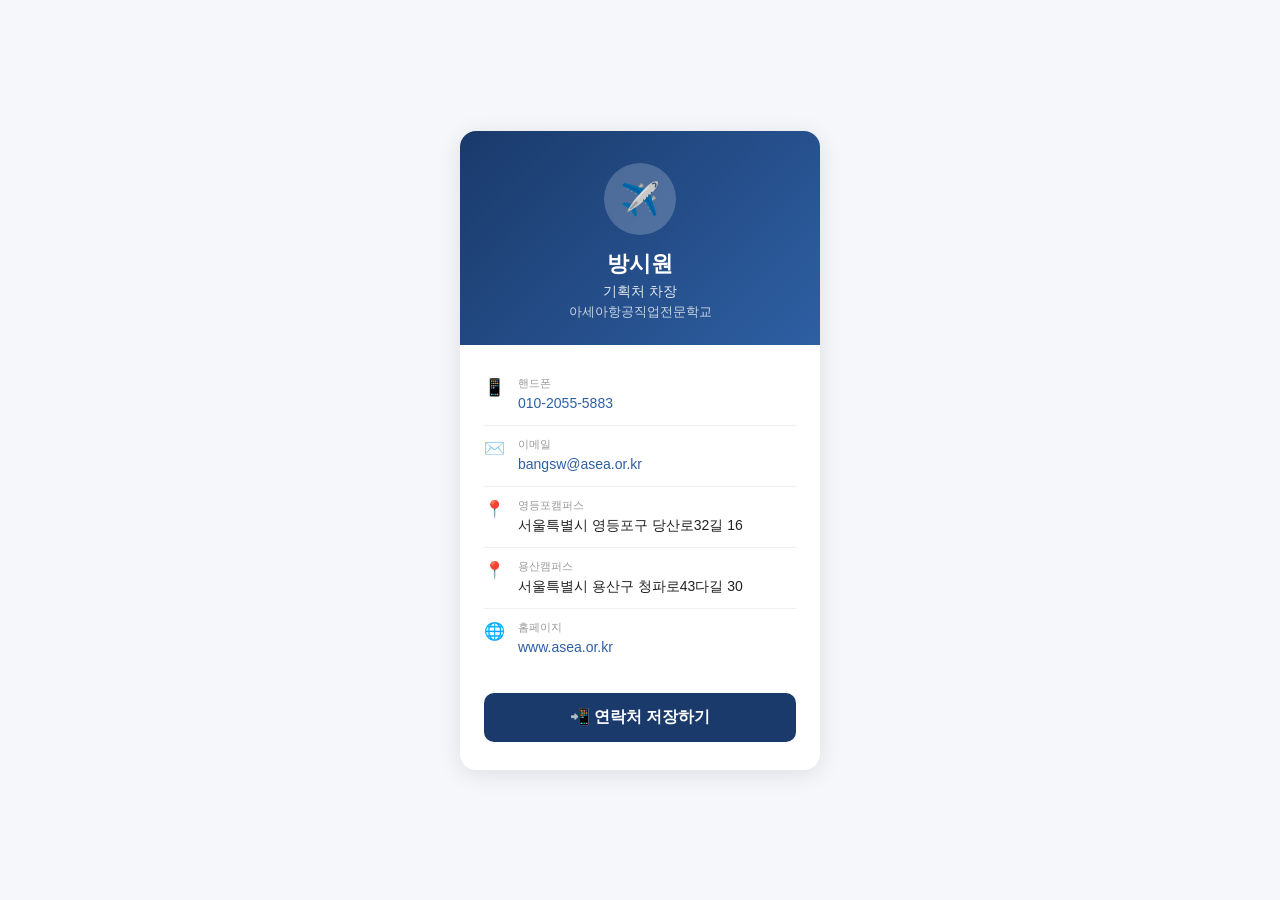
<file: index.html>
<!DOCTYPE html>
<html lang="ko">
<head>
<meta charset="UTF-8">
<meta name="viewport" content="width=device-width, initial-scale=1.0">
<title>방시원 기획차장 | 아세아항공직업전문학교</title>
<style>
  * { margin: 0; padding: 0; box-sizing: border-box; }
  body {
    font-family: -apple-system, BlinkMacSystemFont, 'Apple SD Gothic Neo', 'Noto Sans KR', sans-serif;
    background: #f5f7fa;
    display: flex; justify-content: center; align-items: center;
    min-height: 100vh;
  }
  .card {
    background: #fff;
    border-radius: 16px;
    box-shadow: 0 4px 24px rgba(0,0,0,0.10);
    max-width: 360px;
    width: 92vw;
    overflow: hidden;
  }
  .header {
    background: linear-gradient(135deg, #1a3a6b 0%, #2e5fa3 100%);
    color: #fff;
    padding: 32px 24px 24px;
    text-align: center;
  }
  .avatar {
    width: 72px; height: 72px; border-radius: 50%;
    background: rgba(255,255,255,0.2);
    display: flex; align-items: center; justify-content: center;
    font-size: 32px; margin: 0 auto 14px;
  }
  .name { font-size: 22px; font-weight: 700; margin-bottom: 4px; }
  .title { font-size: 14px; opacity: 0.85; margin-bottom: 2px; }
  .org { font-size: 13px; opacity: 0.75; }
  .info { padding: 20px 24px; }
  .row {
    display: flex; align-items: flex-start; gap: 12px;
    padding: 11px 0; border-bottom: 1px solid #f0f0f0;
    font-size: 14px; color: #333;
  }
  .row:last-child { border-bottom: none; }
  .icon { font-size: 17px; min-width: 22px; margin-top: 1px; }
  .label { font-size: 11px; color: #999; margin-bottom: 2px; }
  .value { color: #222; line-height: 1.5; }
  a.value { color: #2e5fa3; text-decoration: none; }
  .btn-wrap { padding: 4px 24px 28px; }
  .btn {
    display: block; width: 100%; padding: 14px;
    background: #1a3a6b; color: #fff;
    border: none; border-radius: 10px;
    font-size: 16px; font-weight: 600;
    text-align: center; cursor: pointer;
    text-decoration: none;
    transition: background 0.2s;
  }
  .btn:active { background: #122b52; }
</style>
</head>
<body>
<div class="card">
  <div class="header">
    <div class="avatar">✈️</div>
    <div class="name">방시원</div>
    <div class="title">기획처 차장</div>
    <div class="org">아세아항공직업전문학교</div>
  </div>
  <div class="info">
    <div class="row">
      <div class="icon">📱</div>
      <div>
        <div class="label">핸드폰</div>
        <a class="value" href="tel:01020555883">010-2055-5883</a>
      </div>
    </div>
    <div class="row">
      <div class="icon">✉️</div>
      <div>
        <div class="label">이메일</div>
        <a class="value" href="mailto:bangsw@asea.or.kr">bangsw@asea.or.kr</a>
      </div>
    </div>
    <div class="row">
      <div class="icon">📍</div>
      <div>
        <div class="label">영등포캠퍼스</div>
        <div class="value">서울특별시 영등포구 당산로32길 16</div>
      </div>
    </div>
    <div class="row">
      <div class="icon">📍</div>
      <div>
        <div class="label">용산캠퍼스</div>
        <div class="value">서울특별시 용산구 청파로43다길 30</div>
      </div>
    </div>
    <div class="row">
      <div class="icon">🌐</div>
      <div>
        <div class="label">홈페이지</div>
        <a class="value" href="https://www.asea.or.kr/intro" target="_blank">www.asea.or.kr</a>
      </div>
    </div>
  </div>
  <div class="btn-wrap">
    <a class="btn" href="bang_siwon.vcf">
      📲 연락처 저장하기
    </a>
  </div>
</div>
</body>
</html>
</file>
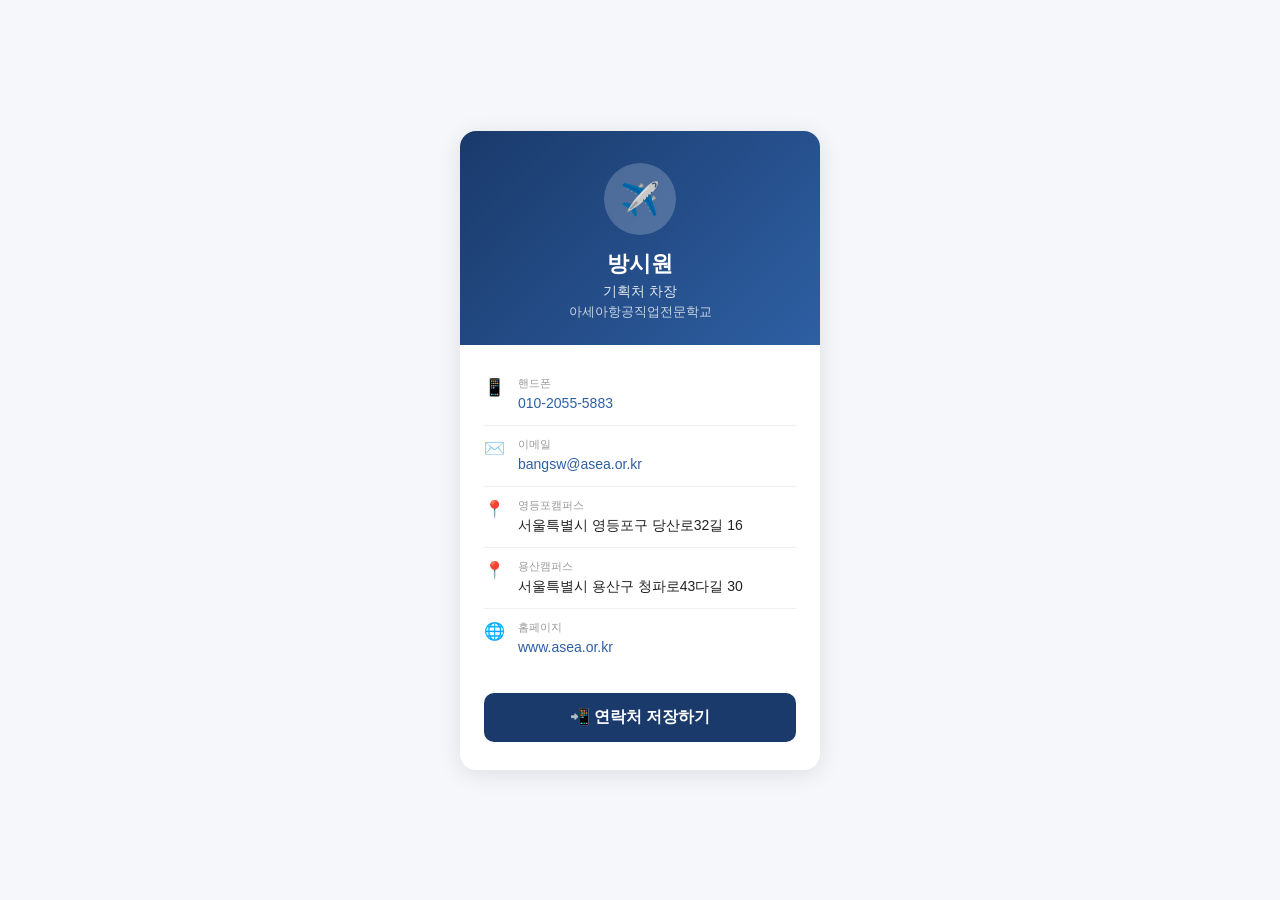
<file: vcf_bangsiwon.html>
<!DOCTYPE html>
<html lang="ko">
<head>
<meta charset="UTF-8">
<meta name="viewport" content="width=device-width, initial-scale=1.0">
<title>방시원 기획차장 | 아세아항공직업전문학교</title>
<style>
  * { margin: 0; padding: 0; box-sizing: border-box; }
  body {
    font-family: -apple-system, BlinkMacSystemFont, 'Apple SD Gothic Neo', 'Noto Sans KR', sans-serif;
    background: #f5f7fa;
    display: flex; justify-content: center; align-items: center;
    min-height: 100vh;
  }
  .card {
    background: #fff;
    border-radius: 16px;
    box-shadow: 0 4px 24px rgba(0,0,0,0.10);
    max-width: 360px;
    width: 92vw;
    overflow: hidden;
  }
  .header {
    background: linear-gradient(135deg, #1a3a6b 0%, #2e5fa3 100%);
    color: #fff;
    padding: 32px 24px 24px;
    text-align: center;
  }
  .avatar {
    width: 72px; height: 72px; border-radius: 50%;
    background: rgba(255,255,255,0.2);
    display: flex; align-items: center; justify-content: center;
    font-size: 32px; margin: 0 auto 14px;
  }
  .name { font-size: 22px; font-weight: 700; margin-bottom: 4px; }
  .title { font-size: 14px; opacity: 0.85; margin-bottom: 2px; }
  .org { font-size: 13px; opacity: 0.75; }
  .info { padding: 20px 24px; }
  .row {
    display: flex; align-items: flex-start; gap: 12px;
    padding: 11px 0; border-bottom: 1px solid #f0f0f0;
    font-size: 14px; color: #333;
  }
  .row:last-child { border-bottom: none; }
  .icon { font-size: 17px; min-width: 22px; margin-top: 1px; }
  .label { font-size: 11px; color: #999; margin-bottom: 2px; }
  .value { color: #222; line-height: 1.5; }
  a.value { color: #2e5fa3; text-decoration: none; }
  .btn-wrap { padding: 4px 24px 28px; }
  .btn {
    display: block; width: 100%; padding: 14px;
    background: #1a3a6b; color: #fff;
    border: none; border-radius: 10px;
    font-size: 16px; font-weight: 600;
    text-align: center; cursor: pointer;
    text-decoration: none;
    transition: background 0.2s;
  }
  .btn:active { background: #122b52; }
</style>
</head>
<body>
<div class="card">
  <div class="header">
    <div class="avatar">✈️</div>
    <div class="name">방시원</div>
    <div class="title">기획처 차장</div>
    <div class="org">아세아항공직업전문학교</div>
  </div>
  <div class="info">
    <div class="row">
      <div class="icon">📱</div>
      <div>
        <div class="label">핸드폰</div>
        <a class="value" href="tel:01020555883">010-2055-5883</a>
      </div>
    </div>
    <div class="row">
      <div class="icon">✉️</div>
      <div>
        <div class="label">이메일</div>
        <a class="value" href="mailto:bangsw@asea.or.kr">bangsw@asea.or.kr</a>
      </div>
    </div>
    <div class="row">
      <div class="icon">📍</div>
      <div>
        <div class="label">영등포캠퍼스</div>
        <div class="value">서울특별시 영등포구 당산로32길 16</div>
      </div>
    </div>
    <div class="row">
      <div class="icon">📍</div>
      <div>
        <div class="label">용산캠퍼스</div>
        <div class="value">서울특별시 용산구 청파로43다길 30</div>
      </div>
    </div>
    <div class="row">
      <div class="icon">🌐</div>
      <div>
        <div class="label">홈페이지</div>
        <a class="value" href="https://www.asea.or.kr/intro" target="_blank">www.asea.or.kr</a>
      </div>
    </div>
  </div>
  <div class="btn-wrap">
    <button class="btn" id="save-btn">📲 연락처 저장하기</button>
  </div>
</div>
<script>
document.getElementById('save-btn').addEventListener('click', function() {
  var vcf = [
    'BEGIN:VCARD',
    'VERSION:3.0',
    'FN:방시원',
    'N:방;시원;;;',
    'ORG:아세아항공직업전문학교',
    'TITLE:기획차장',
    'TEL;TYPE=CELL:010-2055-5883',
    'EMAIL;TYPE=WORK:bangsw@asea.or.kr',
    'ADR;TYPE=WORK;LABEL="영등포캠퍼스":;;당산로32길 16;서울특별시;영등포구;;대한민국',
    'URL:https://www.asea.or.kr/intro',
    'NOTE:영등포캠퍼스: 서울특별시 영등포구 당산로32길 16\\n용산캠퍼스: 서울특별시 용산구 청파로43다길 30',
    'END:VCARD'
  ].join('\r\n');
  var blob = new Blob([vcf], {type: 'text/vcard;charset=utf-8'});
  window.location.href = URL.createObjectURL(blob);
});
</script>
</body>
</html>
</file>
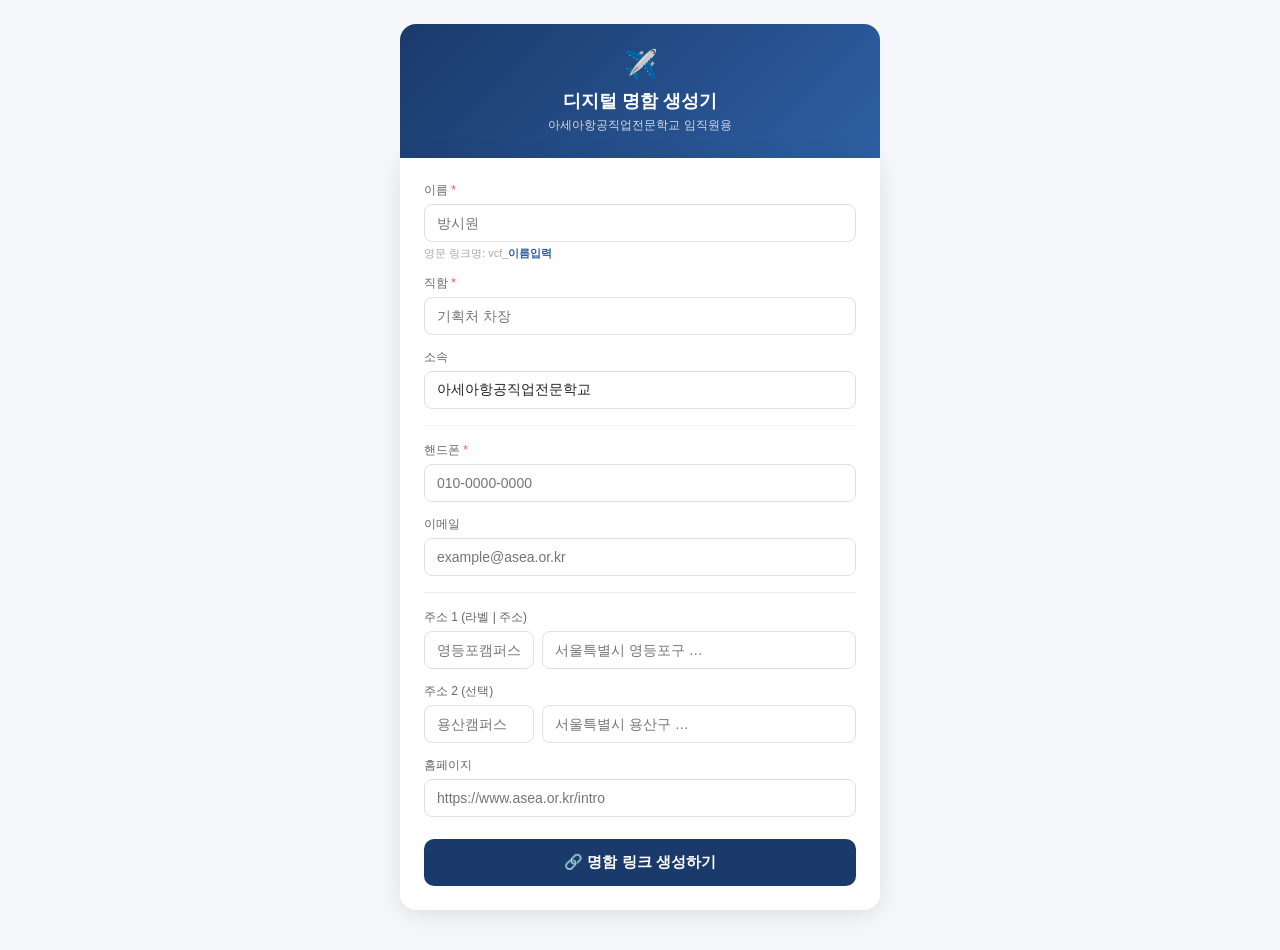
<file: vcf_card.html>
<!DOCTYPE html>
<html lang="ko">
<head>
<meta charset="UTF-8">
<meta name="viewport" content="width=device-width, initial-scale=1.0">
<title>연락처 저장 중...</title>
<style>
  body {
    font-family: -apple-system, BlinkMacSystemFont, 'Apple SD Gothic Neo', sans-serif;
    background: #f5f7fa; display: flex; justify-content: center; align-items: center;
    min-height: 100vh; margin: 0; text-align: center; color: #555;
  }
  .msg { padding: 32px; }
  .msg h2 { font-size: 18px; margin-bottom: 8px; color: #1a3a6b; }
  .msg p { font-size: 14px; line-height: 1.6; }
  .btn {
    display: inline-block; margin-top: 20px; padding: 12px 24px;
    background: #1a3a6b; color: #fff; border: none; border-radius: 10px;
    font-size: 15px; font-weight: 600; cursor: pointer; font-family: inherit;
    text-decoration: none;
  }
  .desktop-msg { display: none; }
</style>
</head>
<body>
<div class="msg" id="msg">
  <h2>✈️ 연락처 불러오는 중...</h2>
  <p>잠시만 기다려 주세요.</p>
</div>
<script>
(function () {
  var p = new URLSearchParams(location.search);
  var n = p.get('n') || '';

  if (!n) {
    location.replace('vcf_maker.html');
    return;
  }

  var lines = [
    'BEGIN:VCARD',
    'VERSION:3.0',
    'FN:' + n,
    'N:' + n.charAt(0) + ';' + n.slice(1) + ';;;'
  ];
  if (p.get('o'))  lines.push('ORG:'   + p.get('o'));
  if (p.get('t'))  lines.push('TITLE:' + p.get('t'));
  if (p.get('p'))  lines.push('TEL;TYPE=CELL:' + p.get('p'));
  if (p.get('e'))  lines.push('EMAIL;TYPE=WORK:' + p.get('e'));
  if (p.get('a1')) lines.push('ADR;TYPE=WORK;LABEL="' + (p.get('a1l') || '') + '":;;' + p.get('a1') + ';;;;');
  if (p.get('w'))  lines.push('URL:' + p.get('w'));

  var noteParts = [];
  if (p.get('a1')) noteParts.push((p.get('a1l') || '') + ': ' + p.get('a1'));
  if (p.get('a2')) noteParts.push((p.get('a2l') || '') + ': ' + p.get('a2'));
  if (noteParts.length) lines.push('NOTE:' + noteParts.join('\\n'));

  lines.push('END:VCARD');

  var vcf  = lines.join('\r\n');
  var blob = new Blob([vcf], {type: 'text/vcard;charset=utf-8'});
  var url  = URL.createObjectURL(blob);

  var isMobile = /Android|iPhone|iPad|iPod/i.test(navigator.userAgent);

  if (isMobile) {
    /* 모바일: 즉시 연락처 앱으로 이동 */
    window.location.replace(url);
  } else {
    /* 데스크톱: 다운로드 버튼 제공 */
    document.getElementById('msg').innerHTML =
      '<h2>✈️ ' + n + ' ' + (p.get('t') || '') + '</h2>' +
      '<p>이 링크는 모바일에서 열면<br>연락처 앱이 바로 실행됩니다.</p>' +
      '<a class="btn" href="' + url + '" download="' + n + '.vcf">📥 연락처 파일 저장</a>';
  }
})();
</script>
</body>
</html>
</file>
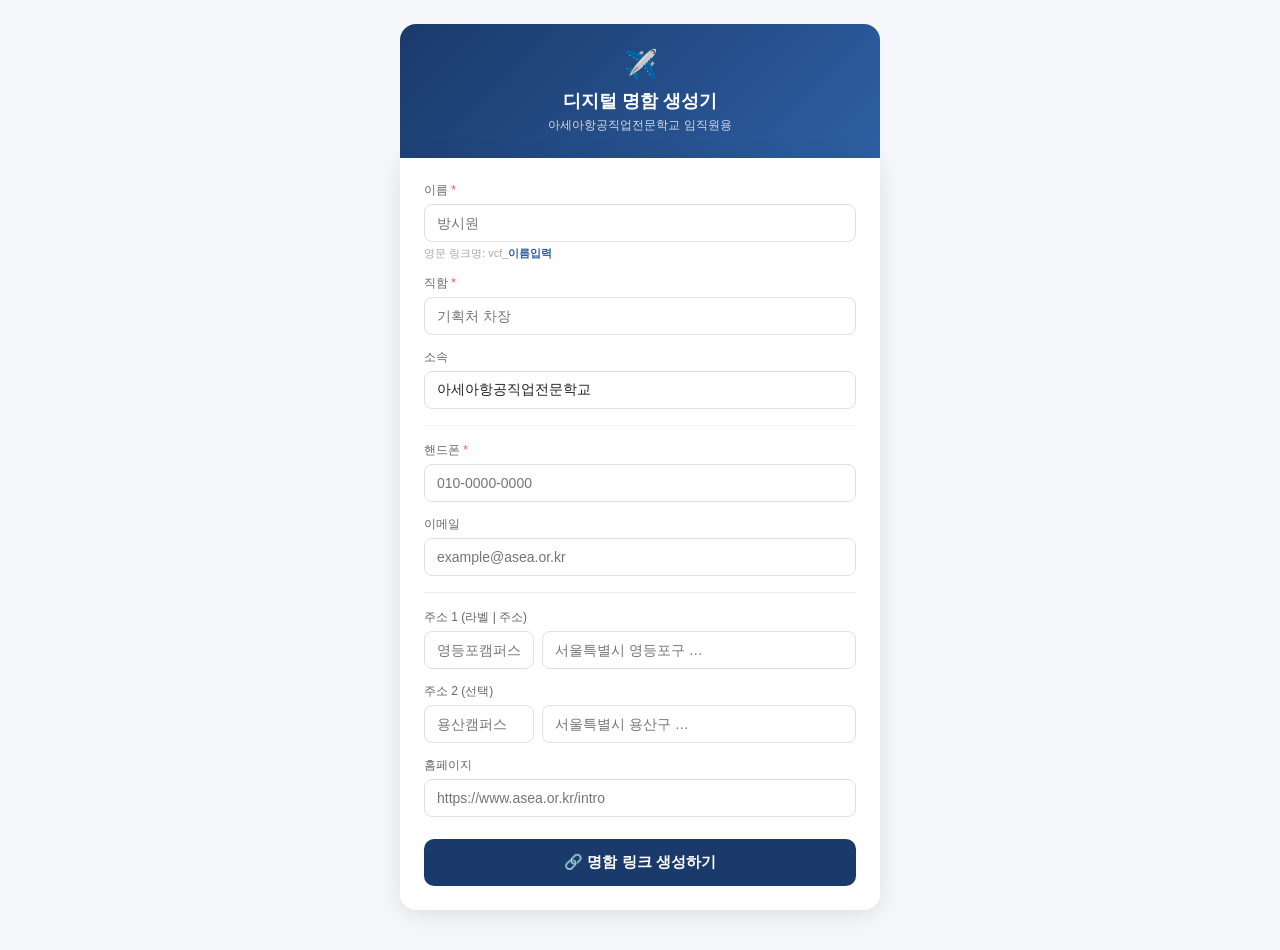
<file: vcf_maker.html>
<!DOCTYPE html>
<html lang="ko">
<head>
<meta charset="UTF-8">
<meta name="viewport" content="width=device-width, initial-scale=1.0">
<title>디지털 명함 생성기 | 아세아항공직업전문학교</title>
<style>
  * { margin: 0; padding: 0; box-sizing: border-box; }
  body {
    font-family: -apple-system, BlinkMacSystemFont, 'Apple SD Gothic Neo', 'Noto Sans KR', sans-serif;
    background: #f5f7fa;
    min-height: 100vh;
    padding: 24px 16px 40px;
  }
  .container { max-width: 480px; margin: 0 auto; }
  .header {
    background: linear-gradient(135deg, #1a3a6b 0%, #2e5fa3 100%);
    color: #fff; padding: 24px; border-radius: 16px 16px 0 0; text-align: center;
  }
  .header .icon { font-size: 28px; margin-bottom: 8px; }
  .header h1 { font-size: 18px; font-weight: 700; margin-bottom: 4px; }
  .header p { font-size: 12px; opacity: 0.8; }
  .form-card {
    background: #fff; border-radius: 0 0 16px 16px;
    box-shadow: 0 4px 24px rgba(0,0,0,0.10); padding: 24px;
  }
  .field { margin-bottom: 14px; }
  label { display: block; font-size: 12px; color: #666; margin-bottom: 5px; font-weight: 500; }
  input[type=text], input[type=tel], input[type=email], input[type=url] {
    width: 100%; padding: 10px 12px; border: 1px solid #e0e0e0;
    border-radius: 8px; font-size: 14px; color: #222; outline: none;
    transition: border-color 0.2s;
    font-family: inherit;
  }
  input:focus { border-color: #2e5fa3; }
  .slug-hint { font-size: 11px; color: #aaa; margin-top: 4px; }
  .slug-hint b { color: #2e5fa3; }
  .addr-row { display: grid; grid-template-columns: 110px 1fr; gap: 8px; }
  .divider { border: none; border-top: 1px solid #f0f0f0; margin: 16px 0; }
  .required { color: #e55; }
  .btn-gen {
    width: 100%; padding: 14px; background: #1a3a6b; color: #fff;
    border: none; border-radius: 10px; font-size: 15px; font-weight: 600;
    cursor: pointer; margin-top: 8px; font-family: inherit;
  }
  .btn-gen:active { background: #122b52; }
  .result {
    margin-top: 20px; padding: 16px; background: #f0f4ff;
    border-radius: 10px; border: 1px solid #c0d0f0;
  }
  .result-label { font-size: 11px; color: #666; margin-bottom: 8px; font-weight: 600; }
  .url-row { display: flex; gap: 8px; align-items: stretch; }
  .url-text {
    flex: 1; font-size: 11px; color: #1a3a6b; word-break: break-all;
    background: #fff; padding: 8px 10px; border-radius: 6px;
    border: 1px solid #c0d0f0; line-height: 1.5;
  }
  .btn-copy {
    padding: 8px 14px; background: #2e5fa3; color: #fff; border: none;
    border-radius: 6px; font-size: 13px; font-weight: 600; cursor: pointer;
    white-space: nowrap; font-family: inherit;
  }
  .btn-copy.done { background: #2a8a4a; }
  .btn-preview {
    display: block; text-align: center; margin-top: 10px; padding: 11px;
    background: #fff; color: #1a3a6b; border: 1.5px solid #1a3a6b;
    border-radius: 8px; font-size: 14px; font-weight: 600; text-decoration: none;
  }
  .note { font-size: 11px; color: #999; margin-top: 12px; line-height: 1.6; }
</style>
</head>
<body>
<div class="container">
  <div class="header">
    <div class="icon">✈️</div>
    <h1>디지털 명함 생성기</h1>
    <p>아세아항공직업전문학교 임직원용</p>
  </div>
  <div class="form-card">

    <div class="field">
      <label>이름 <span class="required">*</span></label>
      <input id="f-name" type="text" placeholder="방시원" oninput="updateSlug()">
      <div class="slug-hint">영문 링크명: vcf_<b id="slug-preview">이름입력</b></div>
    </div>
    <div class="field">
      <label>직함 <span class="required">*</span></label>
      <input id="f-title" type="text" placeholder="기획처 차장">
    </div>
    <div class="field">
      <label>소속</label>
      <input id="f-org" type="text" placeholder="아세아항공직업전문학교" value="아세아항공직업전문학교">
    </div>

    <hr class="divider">

    <div class="field">
      <label>핸드폰 <span class="required">*</span></label>
      <input id="f-phone" type="tel" placeholder="010-0000-0000">
    </div>
    <div class="field">
      <label>이메일</label>
      <input id="f-email" type="email" placeholder="example@asea.or.kr">
    </div>

    <hr class="divider">

    <div class="field">
      <label>주소 1 (라벨 | 주소)</label>
      <div class="addr-row">
        <input id="f-a1l" type="text" placeholder="영등포캠퍼스">
        <input id="f-a1" type="text" placeholder="서울특별시 영등포구 …">
      </div>
    </div>
    <div class="field">
      <label>주소 2 (선택)</label>
      <div class="addr-row">
        <input id="f-a2l" type="text" placeholder="용산캠퍼스">
        <input id="f-a2" type="text" placeholder="서울특별시 용산구 …">
      </div>
    </div>
    <div class="field">
      <label>홈페이지</label>
      <input id="f-web" type="url" placeholder="https://www.asea.or.kr/intro">
    </div>

    <button class="btn-gen" onclick="generate()">🔗 명함 링크 생성하기</button>

    <div id="result" hidden>
      <div class="result-label">생성된 링크 (복사 후 문자·카카오톡으로 전송)</div>
      <div class="url-row">
        <div class="url-text" id="url-out"></div>
        <button class="btn-copy" id="copy-btn" onclick="copyUrl()">복사</button>
      </div>
      <a id="preview-a" class="btn-preview" target="_blank">👁 미리보기 열기</a>
      <p class="note">
        ※ 이 링크를 받은 사람은 누구나 바로 연락처 저장이 가능합니다.<br>
        ※ GitHub 권한 없이도 즉시 사용 가능합니다.
      </p>
    </div>

  </div>
</div>
<script>
const CHO  = ['g','gg','n','d','dd','r','m','b','bb','s','ss','','j','jj','ch','k','t','p','h'];
const JUNG = ['a','ae','ya','yae','eo','e','yeo','ye','o','wa','wae','oe','yo','u','wo','we','wi','yu','eu','ui','i'];
const JONG = ['','k','kk','k','n','nj','nh','t','l','lk','lm','lp','ls','lt','lp','lh','m','p','ps','s','ss','ng','j','ch','k','t','p','h'];

function toRoman(str) {
  let r = '';
  for (const ch of str) {
    const c = ch.charCodeAt(0);
    if (c >= 0xAC00 && c <= 0xD7A3) {
      const off = c - 0xAC00;
      r += CHO[Math.floor(off / 28 / 21)] + JUNG[Math.floor(off / 28) % 21] + JONG[off % 28];
    } else if (/[a-z0-9]/i.test(ch)) {
      r += ch.toLowerCase();
    }
  }
  return r || '';
}

function updateSlug() {
  const slug = toRoman(document.getElementById('f-name').value) || '이름입력';
  document.getElementById('slug-preview').textContent = slug;
}

function g(id) { return document.getElementById(id).value.trim(); }

function generate() {
  if (!g('f-name')) { alert('이름을 입력해주세요.'); return; }
  if (!g('f-phone')) { alert('핸드폰 번호를 입력해주세요.'); return; }

  const p = new URLSearchParams();
  p.set('n', g('f-name'));
  if (g('f-title')) p.set('t', g('f-title'));
  if (g('f-org'))   p.set('o', g('f-org'));
  if (g('f-phone')) p.set('p', g('f-phone'));
  if (g('f-email')) p.set('e', g('f-email'));
  if (g('f-a1l'))   p.set('a1l', g('f-a1l'));
  if (g('f-a1'))    p.set('a1', g('f-a1'));
  if (g('f-a2l'))   p.set('a2l', g('f-a2l'));
  if (g('f-a2'))    p.set('a2', g('f-a2'));
  if (g('f-web'))   p.set('w', g('f-web'));

  const base = location.href.replace(/[^/]*(\?.*)?$/, '');
  const url = base + 'vcf_card.html?' + p.toString();

  document.getElementById('url-out').textContent = url;
  document.getElementById('preview-a').href = url;
  document.getElementById('result').hidden = false;
}

function copyUrl() {
  const url = document.getElementById('url-out').textContent;
  const btn = document.getElementById('copy-btn');
  navigator.clipboard.writeText(url).then(() => {
    btn.textContent = '복사됨!'; btn.classList.add('done');
    setTimeout(() => { btn.textContent = '복사'; btn.classList.remove('done'); }, 2000);
  }).catch(() => {
    const el = document.createElement('textarea');
    el.value = url; document.body.appendChild(el); el.select();
    document.execCommand('copy'); document.body.removeChild(el);
    btn.textContent = '복사됨!'; btn.classList.add('done');
    setTimeout(() => { btn.textContent = '복사'; btn.classList.remove('done'); }, 2000);
  });
}
</script>
</body>
</html>
</file>
